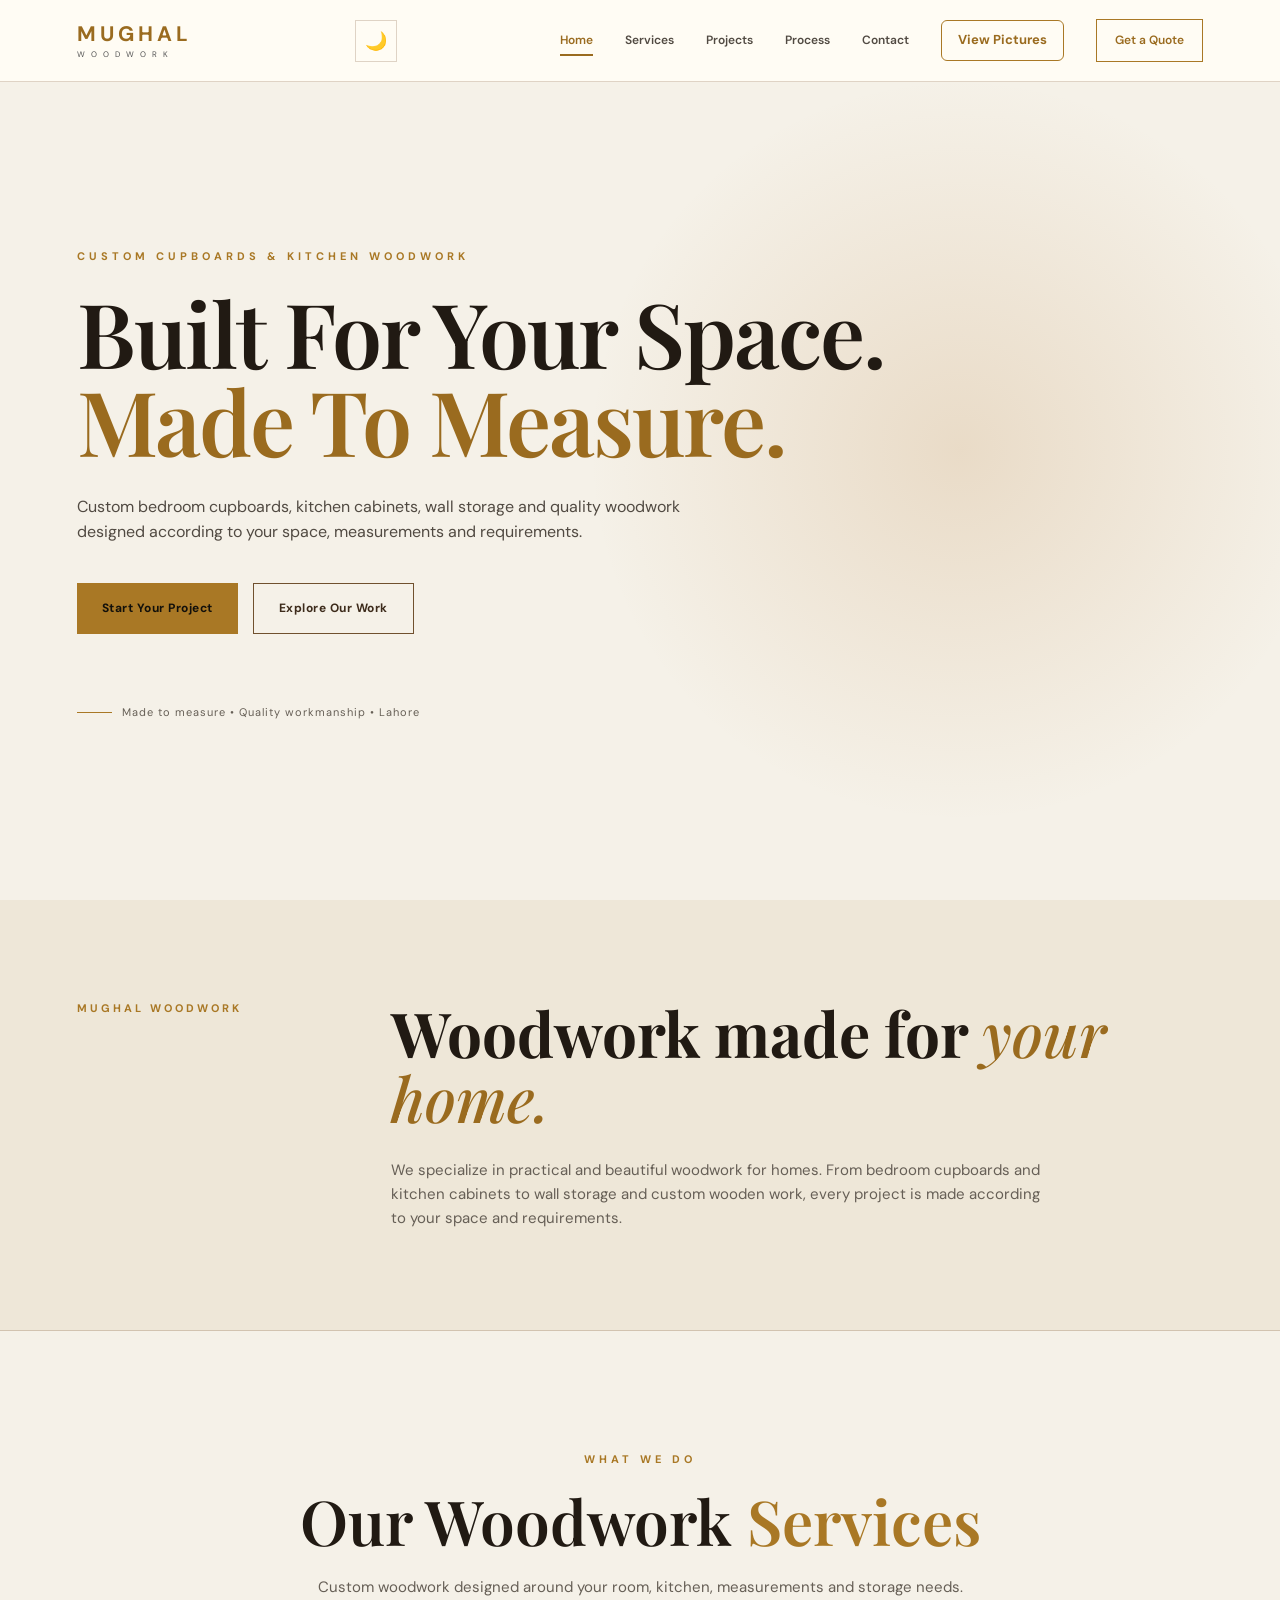
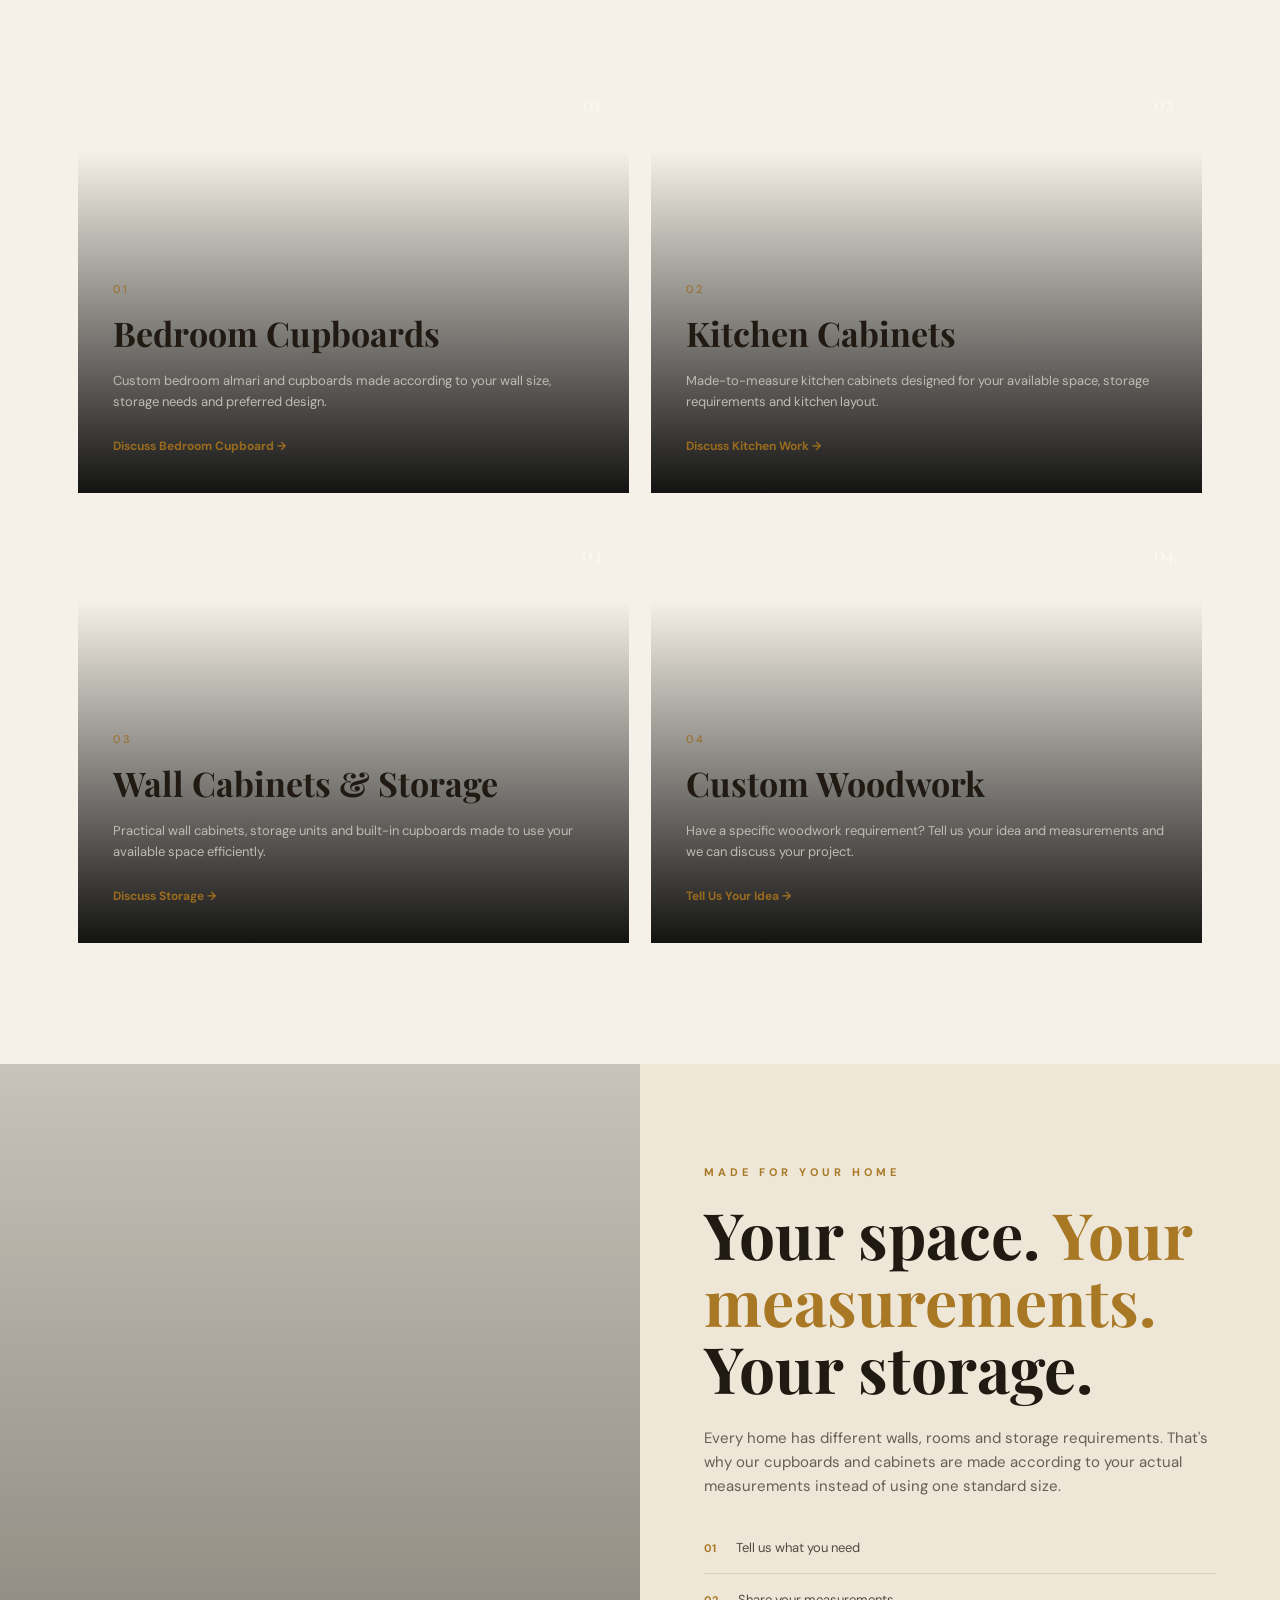
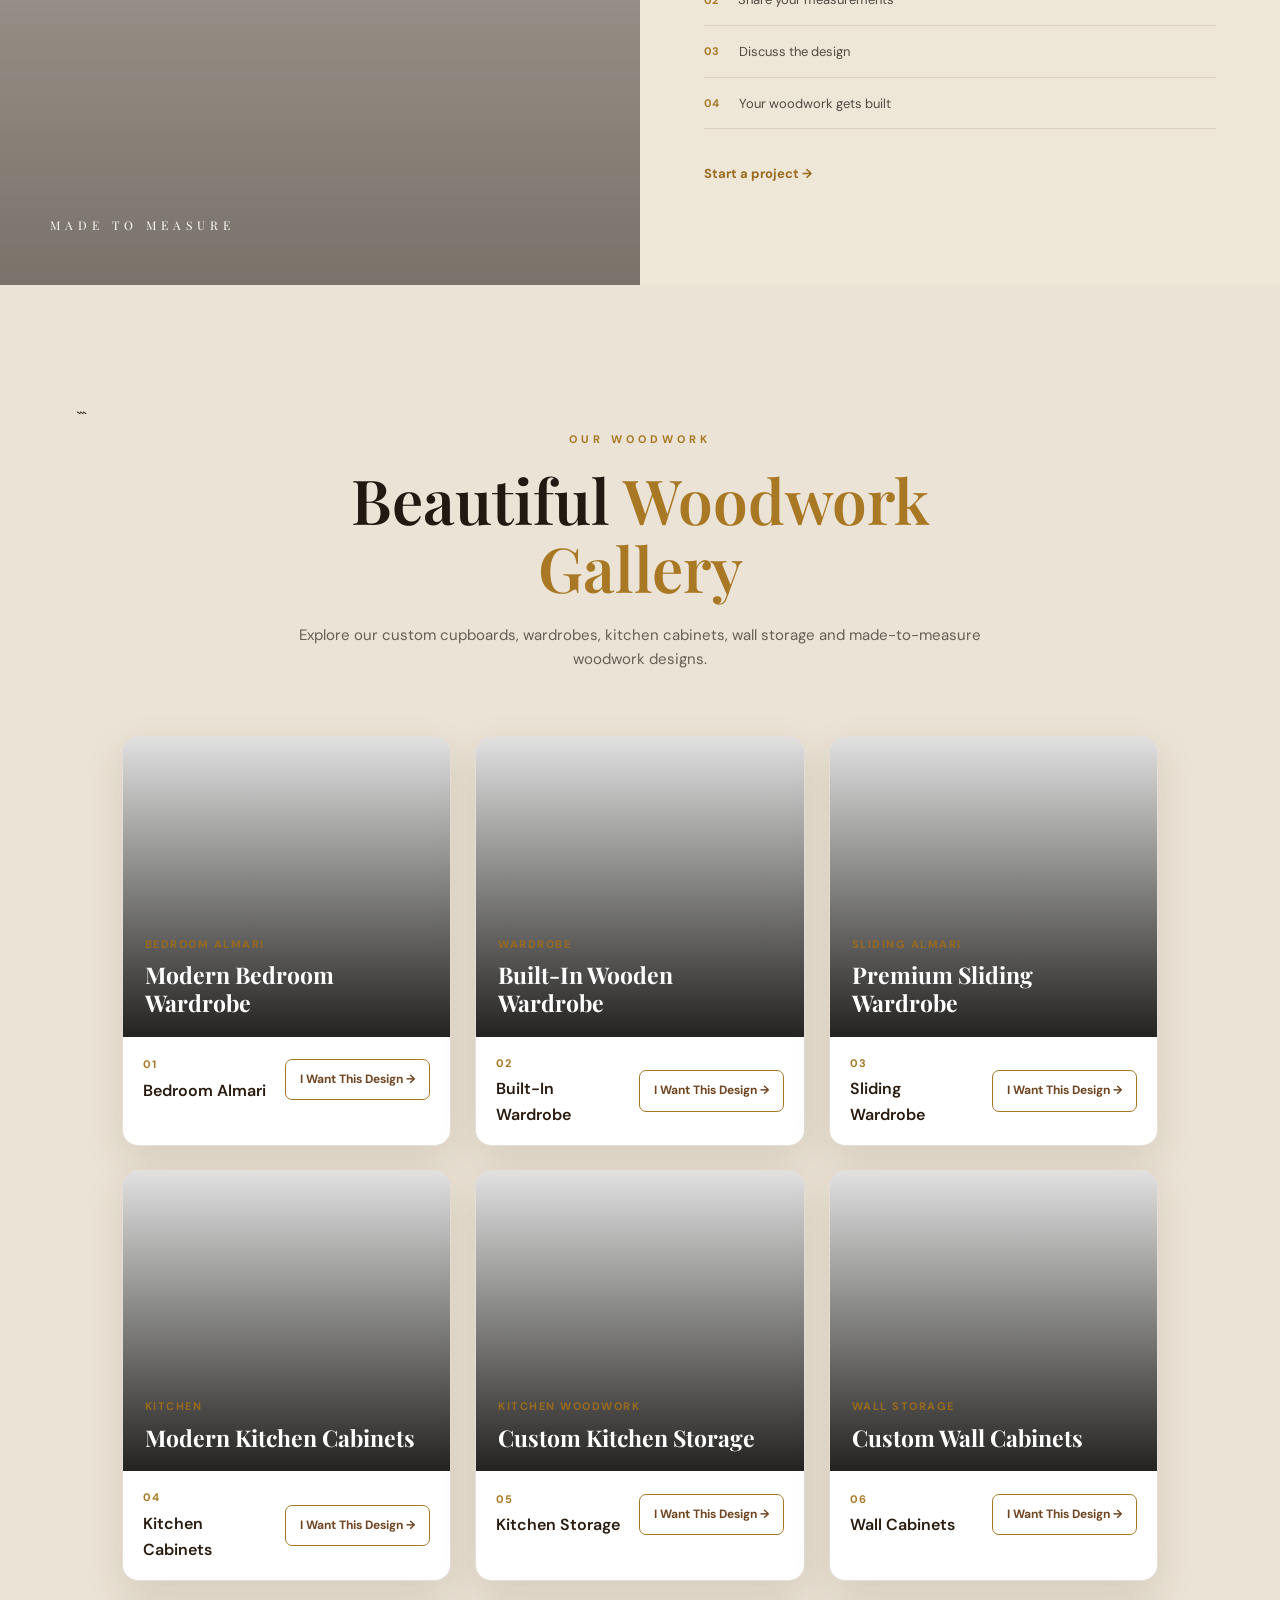
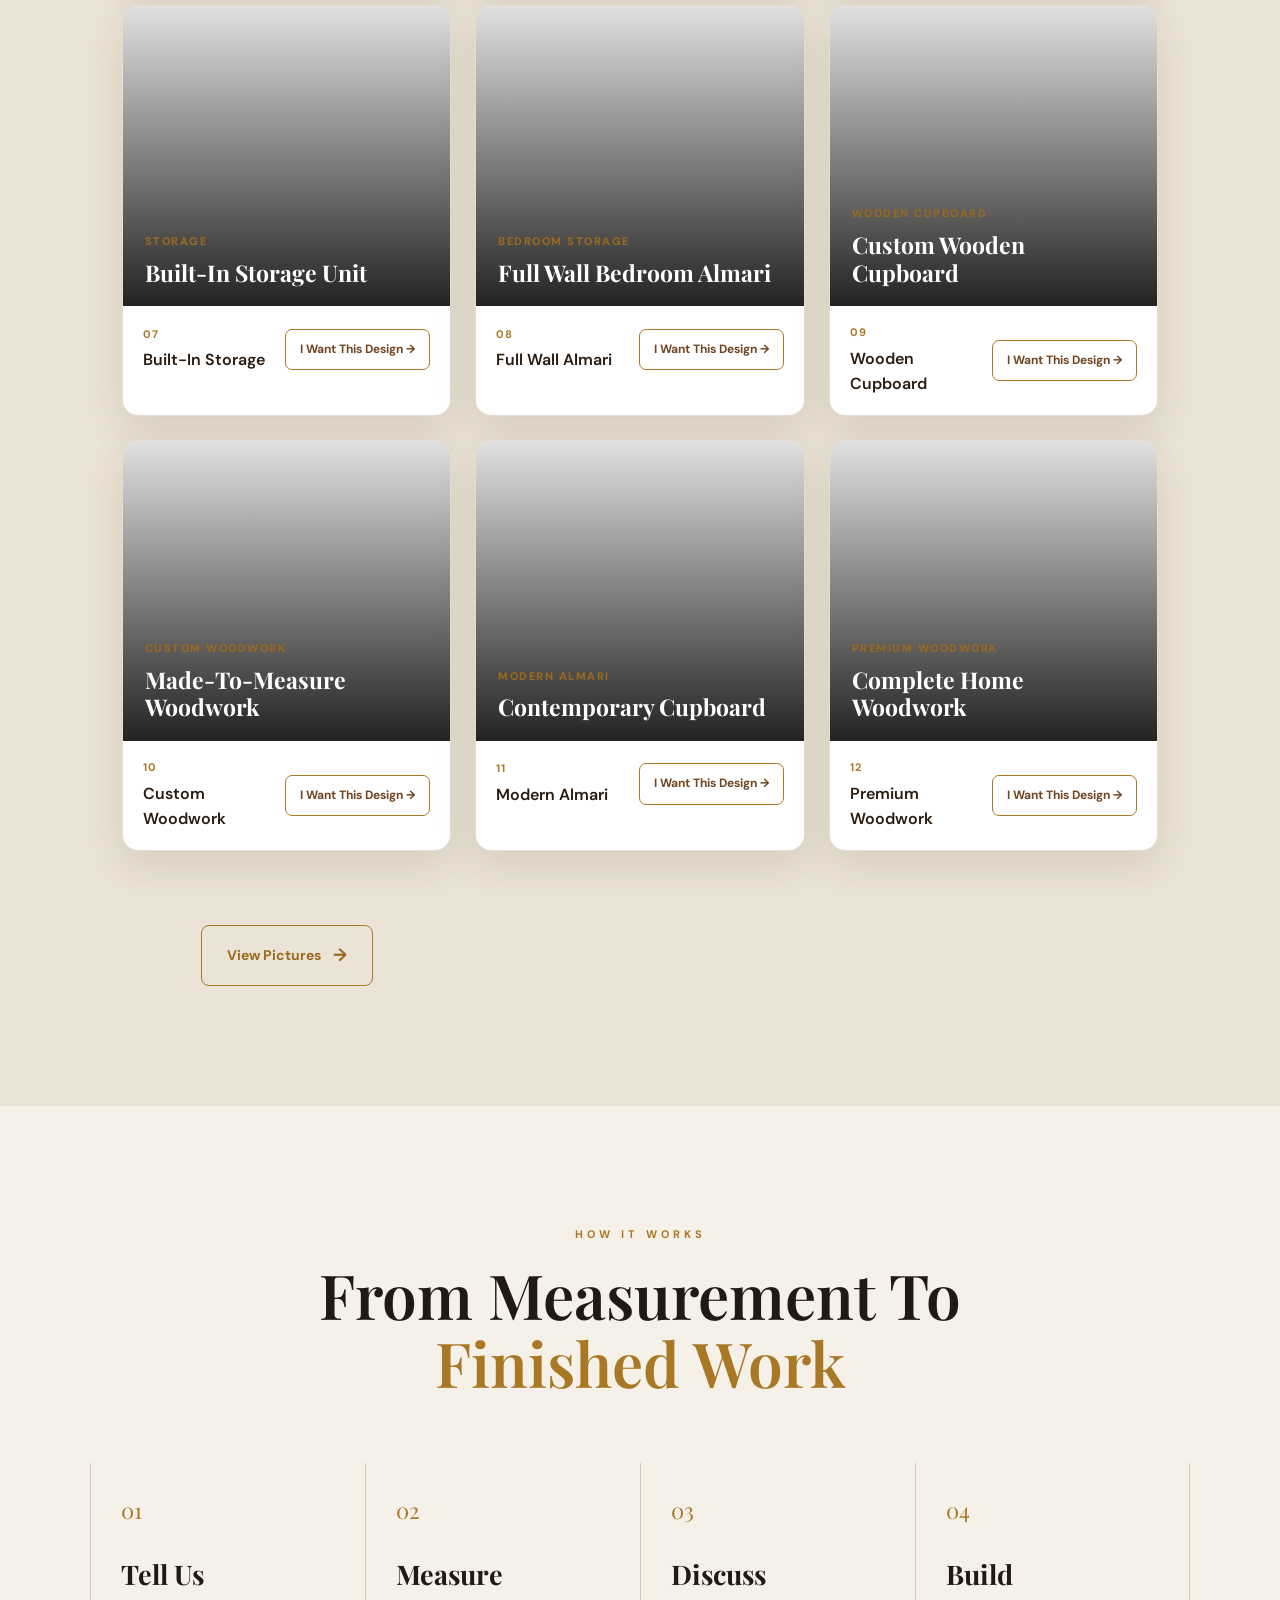
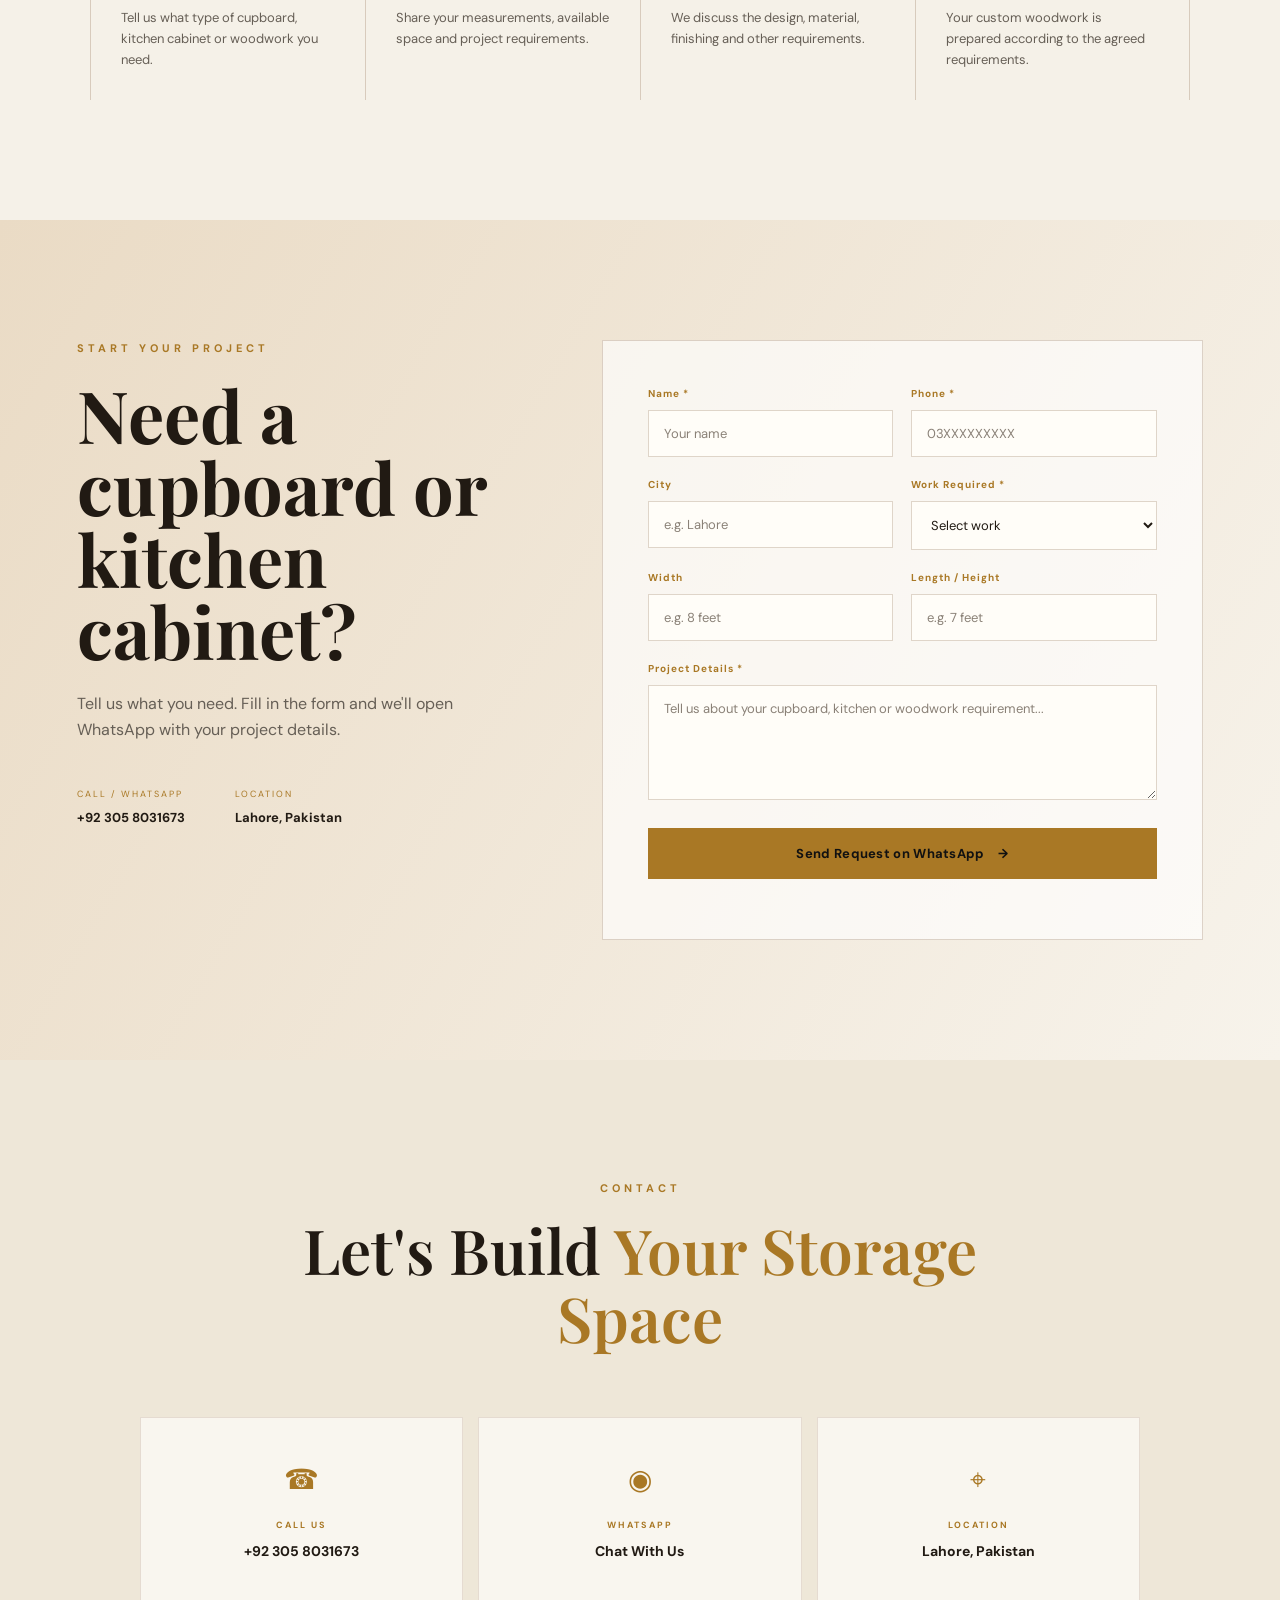
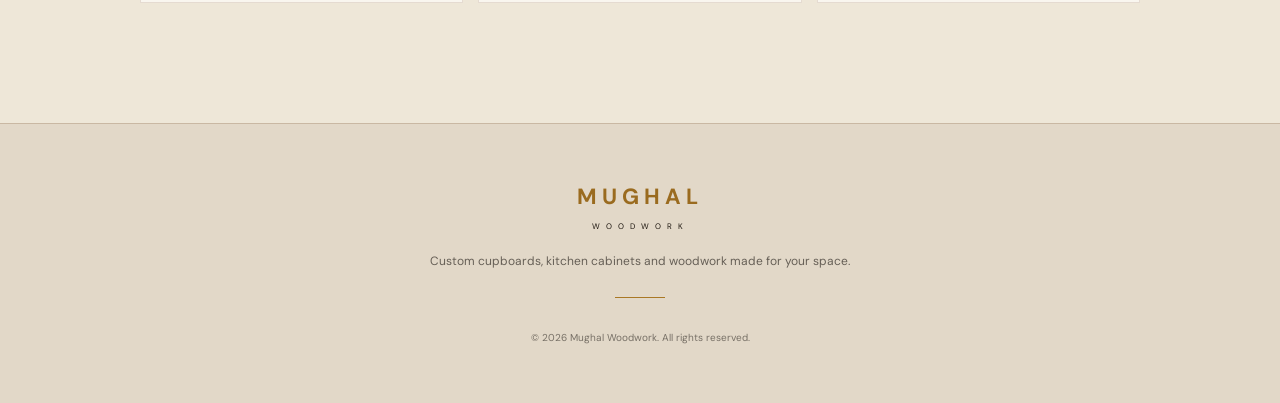
<file: index.html>
<!DOCTYPE html>
<html lang="en">

<head>
    <meta charset="UTF-8">
    <meta name="viewport" content="width=device-width, initial-scale=1.0">

    <title>Mughal Woodwork | Custom Cupboards & Kitchen Cabinets Lahore</title>

    <meta name="description"
        content="Mughal Woodwork creates custom bedroom cupboards, kitchen cabinets, wall storage and made-to-measure woodwork in Lahore.">

    <link rel="preconnect" href="https://fonts.googleapis.com">
    <link rel="preconnect" href="https://fonts.gstatic.com" crossorigin>

    <link href="https://fonts.googleapis.com/css2?family=DM+Sans:wght@400;500;600;700&family=Playfair+Display:wght@500;600;700&display=swap"
        rel="stylesheet">

    <link rel="stylesheet" href="style.css">
    <!-- Google tag (gtag.js) -->
<script async src="https://www.googletagmanager.com/gtag/js?id=G-QL9GP73TP9"></script>
<script>
  window.dataLayer = window.dataLayer || [];
  function gtag(){dataLayer.push(arguments);}
  gtag('js', new Date());

  gtag('config', 'G-QL9GP73TP9');
</script>
</head>

<body>

<!-- ================= NAVBAR ================= -->

<header class="navbar">

    <div class="nav-container">

        <a href="#home" class="brand">
            <span class="brand-main">MUGHAL</span>
            <span class="brand-sub">WOODWORK</span>
        </a>

        <button class="theme-toggle" id="themeToggle" aria-label="Toggle theme">
            ☀️
        </button>

        <button class="menu-btn" id="menuBtn">
            ☰
        </button>

        <nav id="navMenu">

            <a href="#home">Home</a>
            <a href="#services">Services</a>
            <a href="#projects">Projects</a>
            <a href="#process">Process</a>
            <a href="#contact">Contact</a>
            
<a href="pictures.html" class="header-pictures-btn">
        View Pictures
    </a>
            <a href="#quote" class="nav-quote">
                Get a Quote
            </a>

        </nav>

    </div>

</header>


<!-- ================= HERO ================= -->

<section class="hero" id="home">

    <div class="hero-overlay"></div>

    <div class="hero-content">

        <div class="eyebrow">
            CUSTOM CUPBOARDS & KITCHEN WOODWORK
        </div>

        <h1>
            Built For Your Space.
            <span>Made To Measure.</span>
        </h1>

        <p>
            Custom bedroom cupboards, kitchen cabinets, wall storage
            and quality woodwork designed according to your space,
            measurements and requirements.
        </p>

        <div class="hero-buttons">

            <a href="#quote" class="btn btn-gold">
                Start Your Project
            </a>

            <a href="#projects" class="btn btn-light">
                Explore Our Work
            </a>

        </div>

        <div class="hero-note">
            <span></span>
            Made to measure • Quality workmanship • Lahore
        </div>

    </div>

</section>


<!-- ================= INTRO ================= -->

<section class="intro">

    <div class="intro-container">

        <div class="intro-label">
            MUGHAL WOODWORK
        </div>

        <div class="intro-text">

            <h2>
                Woodwork made for
                <em>your home.</em>
            </h2>

            <p>
                We specialize in practical and beautiful woodwork
                for homes. From bedroom cupboards and kitchen
                cabinets to wall storage and custom wooden work,
                every project is made according to your space
                and requirements.
            </p>

        </div>

    </div>

</section>


<!-- ================= SERVICES ================= -->

<section class="services section" id="services">

    <div class="section-heading">

        <div class="eyebrow">
            WHAT WE DO
        </div>

        <h2>
            Our Woodwork
            <span>Services</span>
        </h2>

        <p>
            Custom woodwork designed around your room,
            kitchen, measurements and storage needs.
        </p>

    </div>


    <div class="service-grid">


        <!-- BEDROOM CUPBOARDS -->

        <article class="service-card service-door">

            <div class="service-number">01</div>

            <div class="service-content">

                <div class="service-icon">01</div>

                <h3>Bedroom Cupboards</h3>

                <p>
                    Custom bedroom almari and cupboards made
                    according to your wall size, storage needs
                    and preferred design.
                </p>

                <a href="#quote">
                    Discuss Bedroom Cupboard →
                </a>

            </div>

        </article>


        <!-- KITCHEN CABINETS -->

        <article class="service-card service-furniture">

            <div class="service-number">02</div>

            <div class="service-content">

                <div class="service-icon">02</div>

                <h3>Kitchen Cabinets</h3>

                <p>
                    Made-to-measure kitchen cabinets designed
                    for your available space, storage requirements
                    and kitchen layout.
                </p>

                <a href="#quote">
                    Discuss Kitchen Work →
                </a>

            </div>

        </article>


        <!-- WALL STORAGE -->

        <article class="service-card service-cabinet">

            <div class="service-number">03</div>

            <div class="service-content">

                <div class="service-icon">03</div>

                <h3>Wall Cabinets & Storage</h3>

                <p>
                    Practical wall cabinets, storage units and
                    built-in cupboards made to use your available
                    space efficiently.
                </p>

                <a href="#quote">
                    Discuss Storage →
                </a>

            </div>

        </article>


        <!-- CUSTOM WOODWORK -->

        <article class="service-card service-other">

            <div class="service-number">04</div>

            <div class="service-content">

                <div class="service-icon">04</div>

                <h3>Custom Woodwork</h3>

                <p>
                    Have a specific woodwork requirement?
                    Tell us your idea and measurements and
                    we can discuss your project.
                </p>

                <a href="#quote">
                    Tell Us Your Idea →
                </a>

            </div>

        </article>

    </div>

</section>


<!-- ================= FEATURE ================= -->

<section class="feature">

    <div class="feature-image">

        <div class="feature-image-content">
            MADE TO MEASURE
        </div>

    </div>

    <div class="feature-content">

        <div class="eyebrow">
            MADE FOR YOUR HOME
        </div>

        <h2>
            Your space.
            <span>Your measurements.</span>
            Your storage.
        </h2>

        <p>
            Every home has different walls, rooms and storage
            requirements. That's why our cupboards and cabinets
            are made according to your actual measurements
            instead of using one standard size.
        </p>

        <div class="feature-list">

            <div>
                <strong>01</strong>
                <span>Tell us what you need</span>
            </div>

            <div>
                <strong>02</strong>
                <span>Share your measurements</span>
            </div>

            <div>
                <strong>03</strong>
                <span>Discuss the design</span>
            </div>

            <div>
                <strong>04</strong>
                <span>Your woodwork gets built</span>
            </div>

        </div>

        <a href="#quote" class="text-link">
            Start a project →
        </a>

    </div>

</section>

<!-- ================= WOODWORK GALLERY ================= -->

<section class="projects section" id="projects">

```
<div class="section-heading">

    <div class="eyebrow">
        OUR WOODWORK
    </div>

    <h2>
        Beautiful
        <span>Woodwork Gallery</span>
    </h2>

    <p>
        Explore our custom cupboards, wardrobes, kitchen cabinets,
        wall storage and made-to-measure woodwork designs.
    </p>

</div>


<div class="gallery-grid">


    <!-- 01 -->

    <article class="gallery-card">

        <div class="gallery-image gallery-1">

            <div class="gallery-overlay">

                <span>BEDROOM ALMARI</span>

                <h3>
                    Modern Bedroom Wardrobe
                </h3>

            </div>

        </div>

        <div class="gallery-info">

            <div>
                <small>01</small>
                <h4>Bedroom Almari</h4>
            </div>

            <a href="#quote" class="gallery-btn">
                I Want This Design →
            </a>

        </div>

    </article>


    <!-- 02 -->

    <article class="gallery-card">

        <div class="gallery-image gallery-2">

            <div class="gallery-overlay">

                <span>WARDROBE</span>

                <h3>
                    Built-In Wooden Wardrobe
                </h3>

            </div>

        </div>

        <div class="gallery-info">

            <div>
                <small>02</small>
                <h4>Built-In Wardrobe</h4>
            </div>

            <a href="#quote" class="gallery-btn">
                I Want This Design →
            </a>

        </div>

    </article>


    <!-- 03 -->

    <article class="gallery-card">

        <div class="gallery-image gallery-3">

            <div class="gallery-overlay">

                <span>SLIDING ALMARI</span>

                <h3>
                    Premium Sliding Wardrobe
                </h3>

            </div>

        </div>

        <div class="gallery-info">

            <div>
                <small>03</small>
                <h4>Sliding Wardrobe</h4>
            </div>

            <a href="#quote" class="gallery-btn">
                I Want This Design →
            </a>

        </div>

    </article>


    <!-- 04 -->

    <article class="gallery-card">

        <div class="gallery-image gallery-4">

            <div class="gallery-overlay">

                <span>KITCHEN</span>

                <h3>
                    Modern Kitchen Cabinets
                </h3>

            </div>

        </div>

        <div class="gallery-info">

            <div>
                <small>04</small>
                <h4>Kitchen Cabinets</h4>
            </div>

            <a href="#quote" class="gallery-btn">
                I Want This Design →
            </a>

        </div>

    </article>


    <!-- 05 -->

    <article class="gallery-card">

        <div class="gallery-image gallery-5">

            <div class="gallery-overlay">

                <span>KITCHEN WOODWORK</span>

                <h3>
                    Custom Kitchen Storage
                </h3>

            </div>

        </div>

        <div class="gallery-info">

            <div>
                <small>05</small>
                <h4>Kitchen Storage</h4>
            </div>

            <a href="#quote" class="gallery-btn">
                I Want This Design →
            </a>

        </div>

    </article>


    <!-- 06 -->

    <article class="gallery-card">

        <div class="gallery-image gallery-6">

            <div class="gallery-overlay">

                <span>WALL STORAGE</span>

                <h3>
                    Custom Wall Cabinets
                </h3>

            </div>

        </div>

        <div class="gallery-info">

            <div>
                <small>06</small>
                <h4>Wall Cabinets</h4>
            </div>

            <a href="#quote" class="gallery-btn">
                I Want This Design →
            </a>

        </div>

    </article>


    <!-- 07 -->

    <article class="gallery-card">

        <div class="gallery-image gallery-7">

            <div class="gallery-overlay">

                <span>STORAGE</span>

                <h3>
                    Built-In Storage Unit
                </h3>

            </div>

        </div>

        <div class="gallery-info">

            <div>
                <small>07</small>
                <h4>Built-In Storage</h4>
            </div>

            <a href="#quote" class="gallery-btn">
                I Want This Design →
            </a>

        </div>

    </article>


    <!-- 08 -->

    <article class="gallery-card">

        <div class="gallery-image gallery-8">

            <div class="gallery-overlay">

                <span>BEDROOM STORAGE</span>

                <h3>
                    Full Wall Bedroom Almari
                </h3>

            </div>

        </div>

        <div class="gallery-info">

            <div>
                <small>08</small>
                <h4>Full Wall Almari</h4>
            </div>

            <a href="#quote" class="gallery-btn">
                I Want This Design →
            </a>

        </div>

    </article>


    <!-- 09 -->

    <article class="gallery-card">

        <div class="gallery-image gallery-9">

            <div class="gallery-overlay">

                <span>WOODEN CUPBOARD</span>

                <h3>
                    Custom Wooden Cupboard
                </h3>

            </div>

        </div>

        <div class="gallery-info">

            <div>
                <small>09</small>
                <h4>Wooden Cupboard</h4>
            </div>

            <a href="#quote" class="gallery-btn">
                I Want This Design →
            </a>

        </div>

    </article>


    <!-- 10 -->

    <article class="gallery-card">

        <div class="gallery-image gallery-10">

            <div class="gallery-overlay">

                <span>CUSTOM WOODWORK</span>

                <h3>
                    Made-To-Measure Woodwork
                </h3>

            </div>

        </div>

        <div class="gallery-info">

            <div>
                <small>10</small>
                <h4>Custom Woodwork</h4>
            </div>

            <a href="#quote" class="gallery-btn">
                I Want This Design →
            </a>

        </div>

    </article>


    <!-- 11 -->

    <article class="gallery-card">

        <div class="gallery-image gallery-11">

            <div class="gallery-overlay">

                <span>MODERN ALMARI</span>

                <h3>
                    Contemporary Cupboard
                </h3>

            </div>

        </div>

        <div class="gallery-info">

            <div>
                <small>11</small>
                <h4>Modern Almari</h4>
            </div>

            <a href="#quote" class="gallery-btn">
                I Want This Design →
            </a>

        </div>

    </article>


    <!-- 12 -->

    <article class="gallery-card">

        <div class="gallery-image gallery-12">

            <div class="gallery-overlay">

                <span>PREMIUM WOODWORK</span>

                <h3>
                    Complete Home Woodwork
                </h3>

            </div>

        </div>

        <div class="gallery-info">

            <div>
                <small>12</small>
                <h4>Premium Woodwork</h4>
            </div>

            <a href="#quote" class="gallery-btn">
                I Want This Design →
            </a>

        </div>

    </article>


<div class="view-pictures-area">

    <a href="pictures.html" class="view-pictures-btn">
        View Pictures
        <span>→</span>
    </a>

</div>

</section>



<!-- ================= PROCESS ================= -->

<section class="process section" id="process">

    <div class="section-heading">

        <div class="eyebrow">
            HOW IT WORKS
        </div>

        <h2>
            From Measurement To
            <span>Finished Work</span>
        </h2>

    </div>


    <div class="process-grid">

        <div class="process-card">

            <span>01</span>

            <h3>
                Tell Us
            </h3>

            <p>
                Tell us what type of cupboard, kitchen cabinet
                or woodwork you need.
            </p>

        </div>


        <div class="process-card">

            <span>02</span>

            <h3>
                Measure
            </h3>

            <p>
                Share your measurements, available space
                and project requirements.
            </p>

        </div>


        <div class="process-card">

            <span>03</span>

            <h3>
                Discuss
            </h3>

            <p>
                We discuss the design, material, finishing
                and other requirements.
            </p>

        </div>


        <div class="process-card">

            <span>04</span>

            <h3>
                Build
            </h3>

            <p>
                Your custom woodwork is prepared according
                to the agreed requirements.
            </p>

        </div>

    </div>

</section>


<!-- ================= QUOTE ================= -->

<section class="quote" id="quote">

    <div class="quote-container">

        <div class="quote-intro">

            <div class="eyebrow">
                START YOUR PROJECT
            </div>

            <h2>
                Need a cupboard
                or kitchen cabinet?
            </h2>

            <p>
                Tell us what you need. Fill in the form and
                we'll open WhatsApp with your project details.
            </p>

            <div class="quote-contact">

                <div>
                    <span>CALL / WHATSAPP</span>

                    <strong>
                        +92 305 8031673
                    </strong>
                </div>

                <div>
                    <span>LOCATION</span>

                    <strong>
                        Lahore, Pakistan
                    </strong>
                </div>

            </div>

        </div>


        <form class="quote-form" id="quoteForm">

            <div class="input-row">

                <div class="input-group">

                    <label>Name *</label>

                    <input
                        type="text"
                        id="name"
                        placeholder="Your name"
                        required
                    >

                </div>


                <div class="input-group">

                    <label>Phone *</label>

                    <input
                        type="tel"
                        id="phone"
                        placeholder="03XXXXXXXXX"
                        required
                    >

                </div>

            </div>


            <div class="input-row">

                <div class="input-group">

                    <label>City</label>

                    <input
                        type="text"
                        id="city"
                        placeholder="e.g. Lahore"
                    >

                </div>


                <div class="input-group">

                    <label>Work Required *</label>

                    <select id="project" required>

                        <option value="">
                            Select work
                        </option>

                        <option>
                            Bedroom Cupboard / Almari
                        </option>

                        <option>
                            Kitchen Cabinets
                        </option>

                        <option>
                            Wall Cabinets / Storage
                        </option>

                        <option>
                            Custom Woodwork
                        </option>

                        <option>
                            Other
                        </option>

                    </select>

                </div>

            </div>


            <div class="input-row">

                <div class="input-group">

                    <label>Width</label>

                    <input
                        type="text"
                        id="width"
                        placeholder="e.g. 8 feet"
                    >

                </div>


                <div class="input-group">

                    <label>Length / Height</label>

                    <input
                        type="text"
                        id="length"
                        placeholder="e.g. 7 feet"
                    >

                </div>

            </div>


            <div class="input-group">

                <label>Project Details *</label>

                <textarea
                    id="details"
                    rows="5"
                    placeholder="Tell us about your cupboard, kitchen or woodwork requirement..."
                    required
                ></textarea>

            </div>


            <button type="submit" class="submit-btn">

                Send Request on WhatsApp

                <span>→</span>

            </button>

            <p id="formMessage"></p>

        </form>

    </div>

</section>


<!-- ================= CONTACT ================= -->

<section class="contact section" id="contact">

    <div class="section-heading">

        <div class="eyebrow">
            CONTACT
        </div>

        <h2>
            Let's Build
            <span>Your Storage Space</span>
        </h2>

    </div>


    <div class="contact-grid">


        <!-- PHONE -->

        <a
            href="tel:+923058031673"
            class="contact-card"
        >

            <span class="contact-icon">
                ☎
            </span>

            <small>
                CALL US
            </small>

            <strong>
                +92 305 8031673
            </strong>

        </a>


        <!-- WHATSAPP -->

        <a
            href="https://wa.me/923058031673"
            target="_blank"
            rel="noopener"
            class="contact-card"
        >

            <span class="contact-icon">
                ◉
            </span>

            <small>
                WHATSAPP
            </small>

            <strong>
                Chat With Us
            </strong>

        </a>


        <!-- LOCATION -->

        <div class="contact-card">

            <span class="contact-icon">
                ⌖
            </span>

            <small>
                LOCATION
            </small>

            <strong>
                Lahore, Pakistan
            </strong>

        </div>

    </div>

</section>


<!-- ================= FOOTER ================= -->

<footer>

    <div class="footer-brand">

        <span>
            MUGHAL
        </span>

        <small>
            WOODWORK
        </small>

    </div>

    <p>
        Custom cupboards, kitchen cabinets and woodwork
        made for your space.
    </p>

    <div class="footer-line"></div>

    <small>
        © 2026 Mughal Woodwork. All rights reserved.
    </small>

</footer>


<script src="script.js"></script>

</body>

</html>
</file>
<file: style.css>
:root {
    --black: #0a0907;
    --black-2: #11100d;
    --brown: #2a1b0f;
    --wood: #704522;
    --wood-light: #a56a35;
    --gold: #c9a45c;
    --gold-light: #e4c982;
    --cream: #eee7d8;
    --white: #ffffff;
    --gray: #aaa59c;
    --border: rgba(201, 164, 92, 0.22);
}

* {
    margin: 0;
    padding: 0;
    box-sizing: border-box;
}

html {
    scroll-behavior: smooth;
}

body {
    background: var(--black);
    color: var(--cream);
    font-family: "DM Sans", sans-serif;
    line-height: 1.6;
}

a {
    text-decoration: none;
    color: inherit;
}

img {
    max-width: 100%;
}

.section {
    padding: 120px 6%;
}

.eyebrow {
    color: var(--gold);
    font-size: 11px;
    font-weight: 700;
    letter-spacing: 4px;
    margin-bottom: 18px;
}

.section-heading {
    max-width: 720px;
    margin: 0 auto 65px;
    text-align: center;
}

.section-heading h2 {
    font-family: "Playfair Display", serif;
    font-size: clamp(38px, 5vw, 62px);
    line-height: 1.1;
    font-weight: 600;
}

.section-heading h2 span {
    color: var(--gold);
}

.section-heading p {
    color: var(--gray);
    margin-top: 20px;
    font-size: 15px;
}


/* ================= NAVBAR ================= */

.navbar {
    position: fixed;
    top: 0;
    left: 0;
    width: 100%;
    height: 82px;
    z-index: 1000;

    background: rgba(10, 9, 7, 0.92);

    border-bottom: 1px solid var(--border);

    backdrop-filter: blur(12px);
}

.nav-container {
    width: 88%;
    max-width: 1250px;
    height: 100%;
    margin: auto;

    display: flex;
    align-items: center;
    justify-content: space-between;

    gap: 12px;
}

.brand {
    display: flex;
    flex-direction: column;
    line-height: 1;
}

.brand-main {
    color: var(--gold-light);
    font-size: 21px;
    font-weight: 700;
    letter-spacing: 4px;
}

.brand-sub {
    color: #eee;
    font-size: 8px;
    letter-spacing: 6px;
    margin-top: 5px;
}

nav {
    display: flex;
    align-items: center;
    gap: 32px;
}

nav a {
    position: relative;
    color: #c8c4bb;
    font-size: 12px;
    font-weight: 600;
    transition: .3s;
}

nav a:hover {
    color: var(--gold-light);
}

nav a::after {
    content: "";
    position: absolute;
    left: 0;
    bottom: -6px;
    width: 0;
    height: 2px;
    background: var(--gold-light);
    transition: width 0.3s ease;
}

nav a.active {
    color: var(--gold-light);
}

nav a.active::after {
    width: 100%;
}

.nav-quote {
    padding: 11px 18px;
    border: 1px solid var(--gold);
    color: var(--gold-light) !important;
}

.nav-quote::after {
    display: none;
}

.nav-quote:hover {
    background: var(--gold);
    color: #111 !important;
}

.menu-btn {
    display: none;
    border: 0;
    background: none;
    color: white;
    font-size: 26px;
    cursor: pointer;
    flex-shrink: 0;
}

.theme-toggle {
    width: 42px;
    height: 42px;

    display: flex;
    align-items: center;
    justify-content: center;

    border: 1px solid var(--border);
    background: transparent;

    color: var(--gold-light);

    font-size: 18px;

    cursor: pointer;

    transition: .3s;

    flex-shrink: 0;
}

.theme-toggle:hover {
    background: var(--gold);
    color: #111;
}


/* ================= HERO ================= */

.hero {
    min-height: 100vh;

    position: relative;

    display: flex;
    align-items: center;

    background:
        linear-gradient(
            90deg,
            rgba(7, 6, 4, .96),
            rgba(15, 10, 5, .78),
            rgba(15, 10, 5, .35)
        ),
        url("https://images.unsplash.com/photo-1778313878852-1bbe70eae16b?auto=format&fit=crop&w=2000&q=85")
        center / cover;

    overflow: hidden;
}

.hero-overlay {
    position: absolute;
    inset: 0;

    background:
        radial-gradient(
            circle at 75% 50%,
            rgba(180, 120, 50, .18),
            transparent 35%
        );
}

.hero-content {
    width: 88%;
    max-width: 1250px;
    margin: auto;

    position: relative;
    z-index: 2;

    padding-top: 70px;
}

.hero .eyebrow {
    margin-bottom: 22px;
}

.hero h1 {
    max-width: 850px;

    font-family: "Playfair Display", serif;

    font-size: clamp(50px, 7vw, 92px);

    line-height: .98;

    font-weight: 600;

    letter-spacing: -2px;
}

.hero h1 span {
    display: block;
    color: var(--gold-light);
}

.hero-content > p {
    max-width: 620px;

    margin-top: 30px;

    color: #c4c0b8;

    font-size: 16px;
}

.hero-buttons {
    display: flex;
    gap: 15px;
    margin-top: 38px;
}

.btn {
    display: inline-flex;

    align-items: center;
    justify-content: center;

    padding: 15px 25px;

    font-size: 12px;
    font-weight: 700;

    letter-spacing: .5px;

    transition: .3s;
}

.btn-gold {
    background: var(--gold);
    color: #12100b;
}

.btn-gold:hover {
    background: var(--gold-light);
    transform: translateY(-3px);
}

.btn-light {
    border: 1px solid rgba(255,255,255,.4);
    color: white;
}

.btn-light:hover {
    border-color: var(--gold);
    color: var(--gold-light);
}

.hero-note {
    display: flex;
    align-items: center;
    gap: 10px;

    margin-top: 70px;

    color: #aaa49a;

    font-size: 11px;
    letter-spacing: 1px;
}

.hero-note span {
    width: 35px;
    height: 1px;
    background: var(--gold);
}


/* ================= INTRO ================= */

.intro {
    padding: 100px 6%;
    background: #100e0b;
    border-bottom: 1px solid var(--border);
}

.intro-container {
    max-width: 1150px;
    margin: auto;

    display: grid;
    grid-template-columns: .6fr 2fr;
    gap: 70px;
}

.intro-label {
    color: var(--gold);
    font-size: 11px;
    font-weight: 700;
    letter-spacing: 3px;
}

.intro-text h2 {
    max-width: 850px;

    font-family: "Playfair Display", serif;

    font-size: clamp(38px, 5vw, 62px);

    line-height: 1.05;
}

.intro-text h2 em {
    color: var(--gold-light);
    font-weight: 500;
}

.intro-text p {
    max-width: 650px;

    color: var(--gray);

    margin-top: 28px;

    font-size: 15px;
}


/* ================= SERVICES ================= */

.services {
    background: var(--black);
}

.service-grid {
    max-width: 1250px;
    margin: auto;

    display: grid;
    grid-template-columns: repeat(2, 1fr);

    gap: 20px;
}

.service-card {
    min-height: 430px;

    position: relative;

    overflow: hidden;

    border: 1px solid rgba(255,255,255,.08);

    background-position: center;
    background-size: cover;

    transition: transform .35s ease, border-color .35s ease;
}

.service-card:hover {
    transform: translateY(-6px);
    border-color: var(--gold);
}

.service-card::before {
    content: "";

    position: absolute;
    inset: 0;

    background:
        linear-gradient(
            180deg,
            transparent 20%,
            rgba(0,0,0,.92) 100%
        );
}


/* BEDROOM ALMARI */

.service-door {
    background-image:
        url("https://images.unsplash.com/photo-1778313878852-1bbe70eae16b?auto=format&fit=crop&w=1200&q=85");
}


/* KITCHEN CABINETS */

.service-furniture {
    background-image:
        url("https://images.unsplash.com/photo-1771371282665-545256b20dca?auto=format&fit=crop&w=1200&q=85");
}


/* WALL CABINETS */

.service-cabinet {
    background-image:
        url("https://images.unsplash.com/photo-1561779935-ff77a6ed90ea?auto=format&fit=crop&w=1200&q=85");
}


/* CUSTOM WOODWORK */

.service-other {
    background-image:
        url("https://images.unsplash.com/photo-1685320198649-781e83a61de4?auto=format&fit=crop&w=1200&q=85");
}

.service-number {
    position: absolute;
    top: 25px;
    right: 28px;

    color: rgba(255,255,255,.6);

    font-family: "Playfair Display", serif;
    font-size: 18px;

    z-index: 2;
}

.service-content {
    position: absolute;
    bottom: 0;
    left: 0;

    width: 100%;

    padding: 35px;

    z-index: 2;
}

.service-icon {
    color: var(--gold-light);
    font-size: 11px;
    letter-spacing: 3px;
    margin-bottom: 8px;
}

.service-content h3 {
    font-family: "Playfair Display", serif;
    font-size: 34px;
}

.service-content p {
    max-width: 480px;

    color: #c0bbb2;

    font-size: 13px;

    margin: 10px 0 20px;
}

.service-content a {
    color: var(--gold-light);
    font-size: 12px;
    font-weight: 700;
}


/* ================= FEATURE ================= */

.feature {
    display: grid;
    grid-template-columns: 1fr 1fr;

    min-height: 700px;
}

.feature-image {
    background:
        linear-gradient(
            rgba(20,10,3,.2),
            rgba(20,10,3,.55)
        ),
        url("https://images.unsplash.com/photo-1784651859318-d9300849bf34?auto=format&fit=crop&w=1600&q=85")
        center / cover;

    display: flex;
    align-items: flex-end;

    padding: 50px;
}

.feature-image-content {
    color: white;

    font-family: "Playfair Display", serif;

    font-size: 12px;

    letter-spacing: 5px;
}

.feature-content {
    background: #15110c;

    padding: 100px 10%;

    display: flex;
    justify-content: center;
    flex-direction: column;
}

.feature-content h2 {
    font-family: "Playfair Display", serif;

    font-size: clamp(40px, 5vw, 65px);

    line-height: 1.05;
}

.feature-content h2 span {
    color: var(--gold);
}

.feature-content > p {
    max-width: 530px;

    color: var(--gray);

    font-size: 15px;

    margin-top: 25px;
}

.feature-list {
    margin-top: 40px;

    display: grid;
    gap: 16px;
}

.feature-list div {
    display: flex;
    align-items: center;
    gap: 20px;

    border-bottom: 1px solid rgba(255,255,255,.08);

    padding-bottom: 14px;
}

.feature-list strong {
    color: var(--gold);
    font-size: 11px;
}

.feature-list span {
    color: #ddd;
    font-size: 13px;
}

.text-link {
    color: var(--gold-light);

    margin-top: 35px;

    font-size: 13px;
    font-weight: 700;
}


/* ================= PROJECTS ================= */

.projects {
    background: #0d0b09;
}

.project-grid {
    max-width: 1250px;
    margin: auto;

    display: grid;

    grid-template-columns: 1.5fr 1fr;

    grid-template-rows: 300px 300px;

    gap: 15px;
}

.project {
    position: relative;

    background-position: center;
    background-size: cover;

    overflow: hidden;

    transition: transform .35s ease;
}

.project:hover {
    transform: translateY(-5px);
}

.project::after {
    content: "";

    position: absolute;
    inset: 0;

    background:
        linear-gradient(
            transparent 40%,
            rgba(0,0,0,.9)
        );
}


/* BEDROOM CUPBOARD */

.project-large {
    grid-row: span 2;

    background-image:
        url("https://images.unsplash.com/photo-1778313878852-1bbe70eae16b?auto=format&fit=crop&w=1400&q=85");
}


/* KITCHEN */

.project-two {
    background-image:
        url("https://images.unsplash.com/photo-1771371282665-545256b20dca?auto=format&fit=crop&w=1200&q=85");
}


/* WALL STORAGE */

.project-three {
    background-image:
        url("https://images.unsplash.com/photo-1561779935-ff77a6ed90ea?auto=format&fit=crop&w=1200&q=85");
}


/* CUSTOM WOODWORK - HIDDEN */

.project-four {
    display: none;
}

.project-overlay {
    position: absolute;

    bottom: 25px;
    left: 25px;

    z-index: 2;
}

.project-overlay span {
    color: var(--gold-light);

    font-size: 9px;
    font-weight: 700;

    letter-spacing: 3px;
}

.project-overlay h3 {
    margin-top: 5px;

    font-family: "Playfair Display", serif;

    font-size: 26px;
}


/* ================= PROCESS ================= */

.process {
    background: var(--black);
}

.process-grid {
    max-width: 1100px;
    margin: auto;

    display: grid;
    grid-template-columns: repeat(4, 1fr);
}

.process-card {
    padding: 30px;

    border-left: 1px solid var(--border);
}

.process-card:last-child {
    border-right: 1px solid var(--border);
}

.process-card > span {
    color: var(--gold);

    font-family: "Playfair Display", serif;

    font-size: 22px;
}

.process-card h3 {
    font-family: "Playfair Display", serif;

    font-size: 27px;

    margin-top: 25px;
}

.process-card p {
    color: var(--gray);

    font-size: 13px;

    margin-top: 12px;
}


/* ================= QUOTE ================= */

.quote {
    padding: 120px 6%;

    background:
        linear-gradient(
            120deg,
            #191108,
            #0c0b09
        );
}

.quote-container {
    max-width: 1150px;

    margin: auto;

    display: grid;
    grid-template-columns: .85fr 1.15fr;

    gap: 80px;
}

.quote-intro .eyebrow {
    margin-bottom: 20px;
}

.quote-intro h2 {
    font-family: "Playfair Display", serif;

    font-size: clamp(45px, 6vw, 72px);

    line-height: 1;
}

.quote-intro > p {
    max-width: 450px;

    color: var(--gray);

    margin-top: 25px;
}

.quote-contact {
    display: flex;
    gap: 50px;

    margin-top: 45px;
}

.quote-contact div {
    display: flex;
    flex-direction: column;
}

.quote-contact span {
    color: var(--gold);

    font-size: 9px;
    letter-spacing: 2px;
}

.quote-contact strong {
    color: white;

    margin-top: 6px;

    font-size: 13px;
}


/* ================= FORM ================= */

.quote-form {
    padding: 45px;

    background: rgba(0,0,0,.3);

    border: 1px solid var(--border);
}

.input-row {
    display: grid;

    grid-template-columns: 1fr 1fr;

    gap: 18px;
}

.input-group {
    margin-bottom: 20px;
}

.input-group label {
    display: block;

    color: var(--gold);

    font-size: 10px;
    font-weight: 700;

    letter-spacing: 1px;

    margin-bottom: 8px;
}

input,
select,
textarea {
    width: 100%;

    padding: 14px 15px;

    background: #0b0a08;

    border: 1px solid rgba(255,255,255,.12);

    color: white;

    outline: none;

    font-family: inherit;

    font-size: 13px;
}

input:focus,
select:focus,
textarea:focus {
    border-color: var(--gold);
}

textarea {
    resize: vertical;
}

.submit-btn {
    width: 100%;

    padding: 17px;

    border: 0;

    background: var(--gold);

    color: #111;

    font-family: inherit;

    font-size: 13px;

    letter-spacing: .3px;

    font-weight: 700;

    cursor: pointer;

    transition: .3s;
}

.submit-btn:hover {
    background: var(--gold-light);
    transform: translateY(-2px);
}

.submit-btn span {
    margin-left: 10px;
}

#formMessage {
    color: var(--gold);

    text-align: center;

    margin-top: 15px;

    font-size: 12px;
}


/* ================= CONTACT ================= */

.contact {
    background: #0b0a08;
}

.contact-grid {
    max-width: 1000px;
    margin: auto;

    display: grid;
    grid-template-columns: repeat(3, 1fr);

    gap: 15px;
}

.contact-card {
    padding: 40px 25px;

    text-align: center;

    border: 1px solid rgba(255,255,255,.08);

    background: #11100d;

    transition: .3s;

    cursor: pointer;
}

.contact-card:hover {
    border-color: var(--gold);

    transform: translateY(-4px);
}

.contact-icon {
    display: block;

    color: var(--gold);

    font-size: 28px;

    margin-bottom: 15px;
}

.contact-card small {
    display: block;

    color: var(--gold);

    font-size: 9px;
    font-weight: 700;

    letter-spacing: 2px;
}

.contact-card strong {
    display: block;

    color: white;

    margin-top: 8px;

    font-size: 14px;
}


/* ================= FOOTER ================= */

footer {
    padding: 55px 20px;

    text-align: center;

    background: #060605;

    border-top: 1px solid var(--border);
}

.footer-brand {
    display: flex;
    flex-direction: column;
}

.footer-brand span {
    color: var(--gold-light);

    font-size: 22px;
    font-weight: 700;

    letter-spacing: 5px;
}

.footer-brand small {
    font-size: 8px;

    letter-spacing: 6px;

    margin-top: 5px;
}

footer p {
    color: #777;

    margin-top: 20px;

    font-size: 12px;
}

.footer-line {
    width: 50px;
    height: 1px;

    background: var(--gold);

    margin: 25px auto;
}

footer > small {
    color: #555;

    font-size: 10px;
}


/* ================= BRIGHT MODE ================= */

body.light-mode {
    --black: #f5f1e8;
    --black-2: #ffffff;
    --brown: #eadbc5;
    --wood: #704522;
    --wood-light: #8b5528;
    --gold: #a97825;
    --gold-light: #9a6b1f;
    --cream: #211a13;
    --white: #111111;
    --gray: #665f56;
    --border: rgba(112, 69, 34, 0.22);

    background: #f5f1e8;
    color: #211a13;
}


/* NAVBAR */

body.light-mode .navbar {
    background: rgba(255, 252, 245, .94);
}

body.light-mode .brand-sub {
    color: #555 !important;
}

body.light-mode nav a {
    color: #514a42;
}

body.light-mode nav a.active {
    color: var(--gold-light);
}

body.light-mode .menu-btn {
    color: #211a13;
}


/* HERO */

body.light-mode .hero {
    background:
        linear-gradient(
            90deg,
            rgba(245, 241, 232, .94),
            rgba(245, 241, 232, .72),
            rgba(245, 241, 232, .25)
        ),
        url("https://images.unsplash.com/photo-1778313878852-1bbe70eae16b?auto=format&fit=crop&w=2000&q=85")
        center / cover;
}

body.light-mode .hero-content > p {
    color: #514a42;
}

body.light-mode .hero-note {
    color: #665f56;
}

body.light-mode .btn-light {
    border-color: #70502e;
    color: #3d2b1b;
}


/* INTRO */

body.light-mode .intro {
    background: #eee7d8;
}


/* SERVICES */

body.light-mode .services {
    background: #f5f1e8;
}


/* FEATURE */

body.light-mode .feature-content {
    background: #eee7d8;
}

body.light-mode .feature-content > p {
    color: #665f56;
}

body.light-mode .feature-list div {
    border-color: rgba(112, 69, 34, .15);
}

body.light-mode .feature-list span {
    color: #514a42;
}


/* PROJECTS */

body.light-mode .projects {
    background: #ebe3d5;
}


/* PROCESS */

body.light-mode .process {
    background: #f5f1e8;
}


/* QUOTE */

body.light-mode .quote {
    background:
        linear-gradient(
            120deg,
            #eadbc5,
            #f7f3eb
        );
}

body.light-mode .quote-form {
    background: rgba(255,255,255,.65);
}


/* FORM */

body.light-mode input,
body.light-mode select,
body.light-mode textarea {
    background: #fffdf8;
    color: #211a13;
    border-color: rgba(112,69,34,.22);
}

body.light-mode input::placeholder,
body.light-mode textarea::placeholder {
    color: #8a8177;
}

body.light-mode .quote-contact strong {
    color: #211a13;
}


/* CONTACT */

body.light-mode .contact {
    background: #eee7d8;
}

body.light-mode .contact-card {
    background: #f9f6ef;
    border-color: rgba(112,69,34,.15);
}

body.light-mode .contact-card strong {
    color: #211a13;
}


/* FOOTER */

body.light-mode footer {
    background: #e2d8c8;
}

body.light-mode footer p {
    color: #665f56;
}

body.light-mode footer > small {
    color: #777066;
}


/* ================= MOBILE ================= */

@media (max-width: 900px) {

    .nav-container {
        position: relative;
        width: 92%;
        display: flex;
        align-items: center;
    }

    .menu-btn {
        display: block;
        margin-left: 8px !important;
        position: static !important;
    }

    .theme-toggle {
        margin-left: auto !important;
        position: static !important;
    }

    nav {
        display: none;

        position: absolute;

        top: 82px;
        left: 0;

        width: 100%;

        padding: 25px;

        background: #0b0a08;

        border-bottom: 1px solid var(--border);

        flex-direction: column;

        align-items: flex-start;

        gap: 20px;
    }

    nav.active {
        display: flex;
    }

    nav a::after {
        display: none;
    }

    nav a.active {
        color: var(--gold-light);
    }

    .hero-content {
        width: 90%;
    }

    .intro-container {
        grid-template-columns: 1fr;
        gap: 25px;
    }

    .feature {
        grid-template-columns: 1fr;
    }

    .feature-image {
        min-height: 500px;
    }

    .quote-container {
        grid-template-columns: 1fr;
    }

    .process-grid {
        grid-template-columns: 1fr 1fr;
    }

    .contact-grid {
        grid-template-columns: 1fr;
    }

    body.light-mode nav {
        background: #fffaf1;
    }

    .brand-main {
        font-size: 18px;
    }

    .brand-sub {
        font-size: 7px;
    }
}


/* ================= 650px MOBILE ================= */

@media (max-width: 650px) {

    .section {
        padding: 85px 5%;
    }

    .hero {
        background-position: 65% center;
    }

    .hero h1 {
        font-size: 49px;
    }

    .hero-buttons {
        flex-direction: column;
    }

    .btn {
        width: 100%;
    }

    .service-grid {
        grid-template-columns: 1fr;
    }

    .service-card {
        min-height: 390px;
    }

    .project-grid {
        display: grid;

        grid-template-columns: 1fr;

        grid-template-rows: 350px 250px;
    }

    .project-large {
        grid-row: auto;
    }

    .project-four {
        display: none;
    }

    .process-grid {
        grid-template-columns: 1fr;
    }

    .process-card {
        border-left: 0;

        border-bottom: 1px solid var(--border);
    }

    .process-card:last-child {
        border-right: 0;
    }

    .quote {
        padding: 85px 5%;
    }

    .quote-form {
        padding: 25px;
    }

    .input-row {
        grid-template-columns: 1fr;
        gap: 0;
    }

    .quote-contact {
        flex-direction: column;
        gap: 20px;
    }

    .feature-content {
        padding: 75px 8%;
    }
}


/* ================= 480px MOBILE ================= */

@media (max-width: 480px) {

    .navbar {
        height: 74px;
    }

    nav {
        top: 74px;
    }

    .hero-content {
        padding-top: 55px;
    }

    .hero h1 {
        font-size: 43px;
        letter-spacing: -1px;
    }

    .hero-content > p {
        font-size: 14px;
    }

    .hero-note {
        margin-top: 45px;
    }

    .service-content {
        padding: 25px;
    }

    .service-content h3 {
        font-size: 29px;
    }

    .quote-intro h2 {
        font-size: 43px;
    }
}
/* ================= PREMIUM SCROLLBAR ================= */

html {
    scroll-behavior: smooth;
}

/* Chrome, Edge, Safari */
::-webkit-scrollbar {
    width: 10px;
}

::-webkit-scrollbar-track {
    background: #0a0907;
}

::-webkit-scrollbar-thumb {
    background: linear-gradient(
        180deg,
        #e4c982,
        #c9a45c,
        #704522
    );

    border-radius: 10px;

    border: 2px solid #0a0907;
}

::-webkit-scrollbar-thumb:hover {
    background: linear-gradient(
        180deg,
        #f0d99a,
        #e4c982,
        #a56a35
    );
}

/* Firefox */
html {
    scrollbar-width: thin;
    scrollbar-color: #c9a45c #0a0907;
}
/* =====================================================
   PREMIUM WOODWORK GALLERY
===================================================== */

.gallery-grid {
    width: min(1200px, 92%);
    margin: 55px auto 0;

    display: grid;
    grid-template-columns: repeat(3, 1fr);
    gap: 24px;
}


/* =====================================================
   GALLERY CARD
===================================================== */

.gallery-card {
    background: var(--black-2);
    border: 1px solid var(--border);
    border-radius: 16px;
    overflow: hidden;

    box-shadow: 0 15px 40px rgba(0, 0, 0, 0.28);

    transition:
        transform 0.4s ease,
        box-shadow 0.4s ease,
        border-color 0.4s ease;
}

.gallery-card:hover {
    transform: translateY(-8px);

    border-color: var(--gold);

    box-shadow:
        0 25px 60px rgba(0, 0, 0, 0.45);
}


/* =====================================================
   GALLERY IMAGE
===================================================== */

.gallery-image {
    position: relative;

    height: 300px;

    background-position: center;
    background-size: cover;
    background-repeat: no-repeat;

    overflow: hidden;

    transition: transform 0.6s ease;
}

.gallery-card:hover .gallery-image {
    transform: scale(1.04);
}


/* Dark image overlay */

.gallery-image::after {
    content: "";

    position: absolute;
    inset: 0;

    background:
        linear-gradient(
            to top,
            rgba(5, 4, 2, 0.88),
            rgba(5, 4, 2, 0.12)
        );

    pointer-events: none;
}


/* =====================================================
   GALLERY IMAGES
===================================================== */

.gallery-1 {
    background-image:
        url("https://images.unsplash.com/photo-1595428774223-ef52624120d2?auto=format&fit=crop&w=1400&q=85");
}

.gallery-2 {
    background-image:
        url("https://images.unsplash.com/photo-1616486338812-3dadae4b4ace?auto=format&fit=crop&w=1400&q=85");
}

.gallery-3 {
    background-image:
        url("https://images.unsplash.com/photo-1558997519-83ea9252edf8?auto=format&fit=crop&w=1400&q=85");
}

.gallery-4 {
    background-image:
        url("https://images.unsplash.com/photo-1556912173-46c336c7fd55?auto=format&fit=crop&w=1400&q=85");
}

.gallery-5 {
    background-image:
        url("https://images.unsplash.com/photo-1600607687920-4e2a09cf159d?auto=format&fit=crop&w=1400&q=85");
}

.gallery-6 {
    background-image:
        url("https://images.unsplash.com/photo-1600210492486-724fe5c67fb0?auto=format&fit=crop&w=1400&q=85");
}

.gallery-7 {
    background-image:
        url("https://images.unsplash.com/photo-1600566753190-17f0baa2a6c3?auto=format&fit=crop&w=1400&q=85");
}

.gallery-8 {
    background-image:
        url("https://images.unsplash.com/photo-1618220179428-22790b461013?auto=format&fit=crop&w=1400&q=85");
}

.gallery-9 {
    background-image:
        url("https://images.unsplash.com/photo-1600607688969-a5bfcd646154?auto=format&fit=crop&w=1400&q=85");
}

.gallery-10 {
    background-image:
        url("https://images.unsplash.com/photo-1600607687939-ce8a6c25118c?auto=format&fit=crop&w=1400&q=85");
}

.gallery-11 {
    background-image:
        url("https://images.unsplash.com/photo-1618221195710-dd6b41faaea6?auto=format&fit=crop&w=1400&q=85");
}

.gallery-12 {
    background-image:
        url("https://images.unsplash.com/photo-1600566753086-00f18fb6b3ea?auto=format&fit=crop&w=1400&q=85");
}


/* =====================================================
   IMAGE TEXT
===================================================== */

.gallery-overlay {
    position: absolute;

    left: 22px;
    right: 22px;
    bottom: 20px;

    z-index: 2;
}

.gallery-overlay span {
    display: inline-block;

    margin-bottom: 8px;

    color: var(--gold-light);

    font-size: 11px;
    font-weight: 700;

    letter-spacing: 1.5px;
}

.gallery-overlay h3 {
    margin: 0;

    color: #fff;

    font-family: "Playfair Display", serif;

    font-size: 23px;
    line-height: 1.2;
}


/* =====================================================
   GALLERY INFO
===================================================== */

.gallery-info {
    min-height: 86px;

    padding: 18px 20px;

    display: flex;
    align-items: center;
    justify-content: space-between;
    gap: 15px;
}

.gallery-info small {
    display: block;

    margin-bottom: 4px;

    color: var(--gold);

    font-size: 11px;
    font-weight: 700;
    letter-spacing: 1px;
}

.gallery-info h4 {
    margin: 0;

    color: var(--cream);

    font-size: 16px;
    font-weight: 600;
}


/* =====================================================
   GALLERY BUTTON
===================================================== */

.gallery-btn {
    display: inline-flex;
    align-items: center;

    padding: 10px 14px;

    border: 1px solid var(--gold);

    border-radius: 7px;

    color: var(--gold-light);

    font-size: 12px;
    font-weight: 700;

    text-decoration: none;

    white-space: nowrap;

    transition:
        background 0.3s ease,
        color 0.3s ease,
        transform 0.3s ease;
}

.gallery-btn:hover {
    background: var(--gold);

    color: #111;

    transform: translateX(3px);
}


/* =====================================================
   LIGHT MODE
===================================================== */

body.light-mode .gallery-card {
    background: #ffffff;

    border-color: rgba(112, 69, 34, 0.18);

    box-shadow:
        0 15px 40px rgba(60, 40, 20, 0.12);
}

body.light-mode .gallery-info h4 {
    color: #2a1b0f;
}

body.light-mode .gallery-btn {
    color: #704522;
}


/* =====================================================
   TABLET
===================================================== */

@media (max-width: 950px) {

    .gallery-grid {
        grid-template-columns: repeat(2, 1fr);
    }

    .gallery-image {
        height: 280px;
    }

}


/* =====================================================
   MOBILE
===================================================== */

@media (max-width: 650px) {

    .gallery-grid {
        width: 92%;

        grid-template-columns: 1fr;

        gap: 20px;

        margin-top: 35px;
    }

    .gallery-image {
        height: 290px;
    }

    .gallery-info {
        align-items: flex-start;
        flex-direction: column;
    }

    .gallery-btn {
        width: 100%;

        justify-content: center;
    }

}


/* =====================================================
   SMALL MOBILE
===================================================== */

@media (max-width: 420px) {

    .gallery-image {
        height: 250px;
    }

    .gallery-overlay h3 {
        font-size: 20px;
    }

}
/* =====================================================
   PICTURES PAGE
===================================================== */

.pictures-page {
    min-height: calc(100vh - 82px);
    padding: 140px 0 80px;
}

.pictures-page .section-heading {
    width: min(800px, 92%);
    margin: 0 auto;
    text-align: center;
}

.pictures-page .section-heading h1 {
    margin: 15px 0;
    font-family: "Playfair Display", serif;
    font-size: clamp(38px, 5vw, 60px);
}

.pictures-page .section-heading h1 span {
    color: var(--gold);
}

.pictures-page .section-heading p {
    color: var(--gray);
    line-height: 1.8;
}


/* ================= PICTURES GRID ================= */

.pictures-grid {
    width: min(1200px, 92%);
    margin: 55px auto 0;

    display: grid;
    grid-template-columns: repeat(3, 1fr);
    gap: 25px;
}

.picture-card {
    height: 330px;
    overflow: hidden;

    border: 1px solid var(--border);
    border-radius: 16px;

    background: var(--black-2);

    box-shadow:
        0 18px 45px rgba(0, 0, 0, 0.3);

    transition:
        transform 0.4s ease,
        box-shadow 0.4s ease,
        border-color 0.4s ease;
}

.picture-card:hover {
    transform: translateY(-8px);

    border-color: var(--gold);

    box-shadow:
        0 25px 60px rgba(0, 0, 0, 0.5);
}

.picture-card img {
    width: 100%;
    height: 100%;

    display: block;

    object-fit: cover;

    transition: transform 0.6s ease;
}

.picture-card:hover img {
    transform: scale(1.06);
}


/* ================= VIEW PICTURES BUTTON ================= */

.view-pictures-area {
    width: 100%;
    display: flex;
    justify-content: center;
    align-items: center;
    margin: 50px auto 0;
    text-align: center;
}

.view-pictures-btn {
    display: inline-flex;
    align-items: center;
    gap: 12px;

    padding: 15px 25px;

    border: 1px solid var(--gold);
    border-radius: 8px;

    background: transparent;

    color: var(--gold-light);

    font-size: 14px;
    font-weight: 700;

    text-decoration: none;

    transition:
        background 0.3s ease,
        color 0.3s ease,
        transform 0.3s ease,
        box-shadow 0.3s ease;
}

.view-pictures-btn span {
    font-size: 18px;

    transition: transform 0.3s ease;
}

.view-pictures-btn:hover {
    background: var(--gold);

    color: #111;

    transform: translateY(-3px);

    box-shadow:
        0 10px 30px rgba(201, 164, 92, 0.25);
}

.view-pictures-btn:hover span {
    transform: translateX(5px);
}


/* ================= BACK HOME BUTTON ================= */

.back-home {
    color: var(--gold-light);

    text-decoration: none;

    font-size: 14px;
    font-weight: 600;

    padding: 10px 16px;

    border: 1px solid var(--border);
    border-radius: 7px;

    transition:
        background 0.3s ease,
        color 0.3s ease;
}

.back-home:hover {
    background: var(--gold);
    color: #111;
}


/* ================= MOBILE ================= */

@media (max-width: 900px) {

    .pictures-grid {
        grid-template-columns: repeat(2, 1fr);
    }

}

@media (max-width: 600px) {

    .pictures-page {
        padding-top: 120px;
    }

    .pictures-grid {
        grid-template-columns: 1fr;
        gap: 20px;
    }

    .picture-card {
        height: 300px;
    }

    .back-home {
        font-size: 12px;
        padding: 8px 11px;
    }

}



.logo {
    display: flex;
    align-items: baseline;
    gap: 8px;
    white-space: nowrap;
}

.logo-main {
    color: var(--gold);
    font-family: "Playfair Display", serif;
    font-size: 25px;
    font-weight: 700;
    letter-spacing: 2px;
}

.logo-sub {
    color: var(--white);
    font-family: "DM Sans", sans-serif;
    font-size: 11px;
    font-weight: 700;
    letter-spacing: 3px;
}


/* Hover effect */

.logo:hover .logo-main {
    color: var(--gold-light);
}

.logo:hover .logo-sub {
    color: var(--gold-light);
}


/* Mobile */

@media (max-width: 600px) {

    .logo {
        gap: 5px;
    }

    .logo-main {
        font-size: 20px;
        letter-spacing: 1.5px;
    }

    .logo-sub {
        font-size: 8px;
        letter-spacing: 2px;
    }

}
.logo {
    display: flex;
    align-items: center;
    white-space: nowrap;
}

.logo span {
    color: var(--gold);
    font-family: "Playfair Display", serif;
    font-size: 24px;
    font-weight: 700;
    letter-spacing: 2px;
    text-transform: uppercase;
    transition: 0.3s ease;
}

.logo span:hover {
    color: var(--gold-light);
}


/* Mobile */

@media (max-width: 600px) {
    .logo span {
        font-size: 18px;
        letter-spacing: 1.5px;
    }
}
.header-pictures-btn {
    display: inline-flex;
    align-items: center;
    justify-content: center;

    padding: 9px 16px;

    border: 1px solid var(--gold);
    border-radius: 6px;

    color: var(--gold-light) !important;
    background: transparent;

    font-size: 13px;
    font-weight: 700;

    text-decoration: none;

    transition: all 0.3s ease;
}

.header-pictures-btn:hover {
    background: var(--gold);
    color: var(--black) !important;
    transform: translateY(-2px);
    box-shadow: 0 8px 20px rgba(212, 175, 55, 0.25);
}
/* FIX PROJECT IMAGE DISPLAY */

.project {
    position: relative;
    background-position: center;
    background-size: cover;
    background-repeat: no-repeat;
    min-height: 250px;
    overflow: hidden;
}

.project-large {
    background-image: url("https://images.unsplash.com/photo-1595428774223-ef52624120d2?auto=format&fit=crop&w=1400&q=85");
}

.project-two {
    background-image: url("https://images.unsplash.com/photo-1556912173-46c336c7fd55?auto=format&fit=crop&w=1200&q=85");
}

.project-three {
    background-image: url("https://images.unsplash.com/photo-1600607687939-ce8a6c25118c?auto=format&fit=crop&w=1200&q=85");
}
</file>
